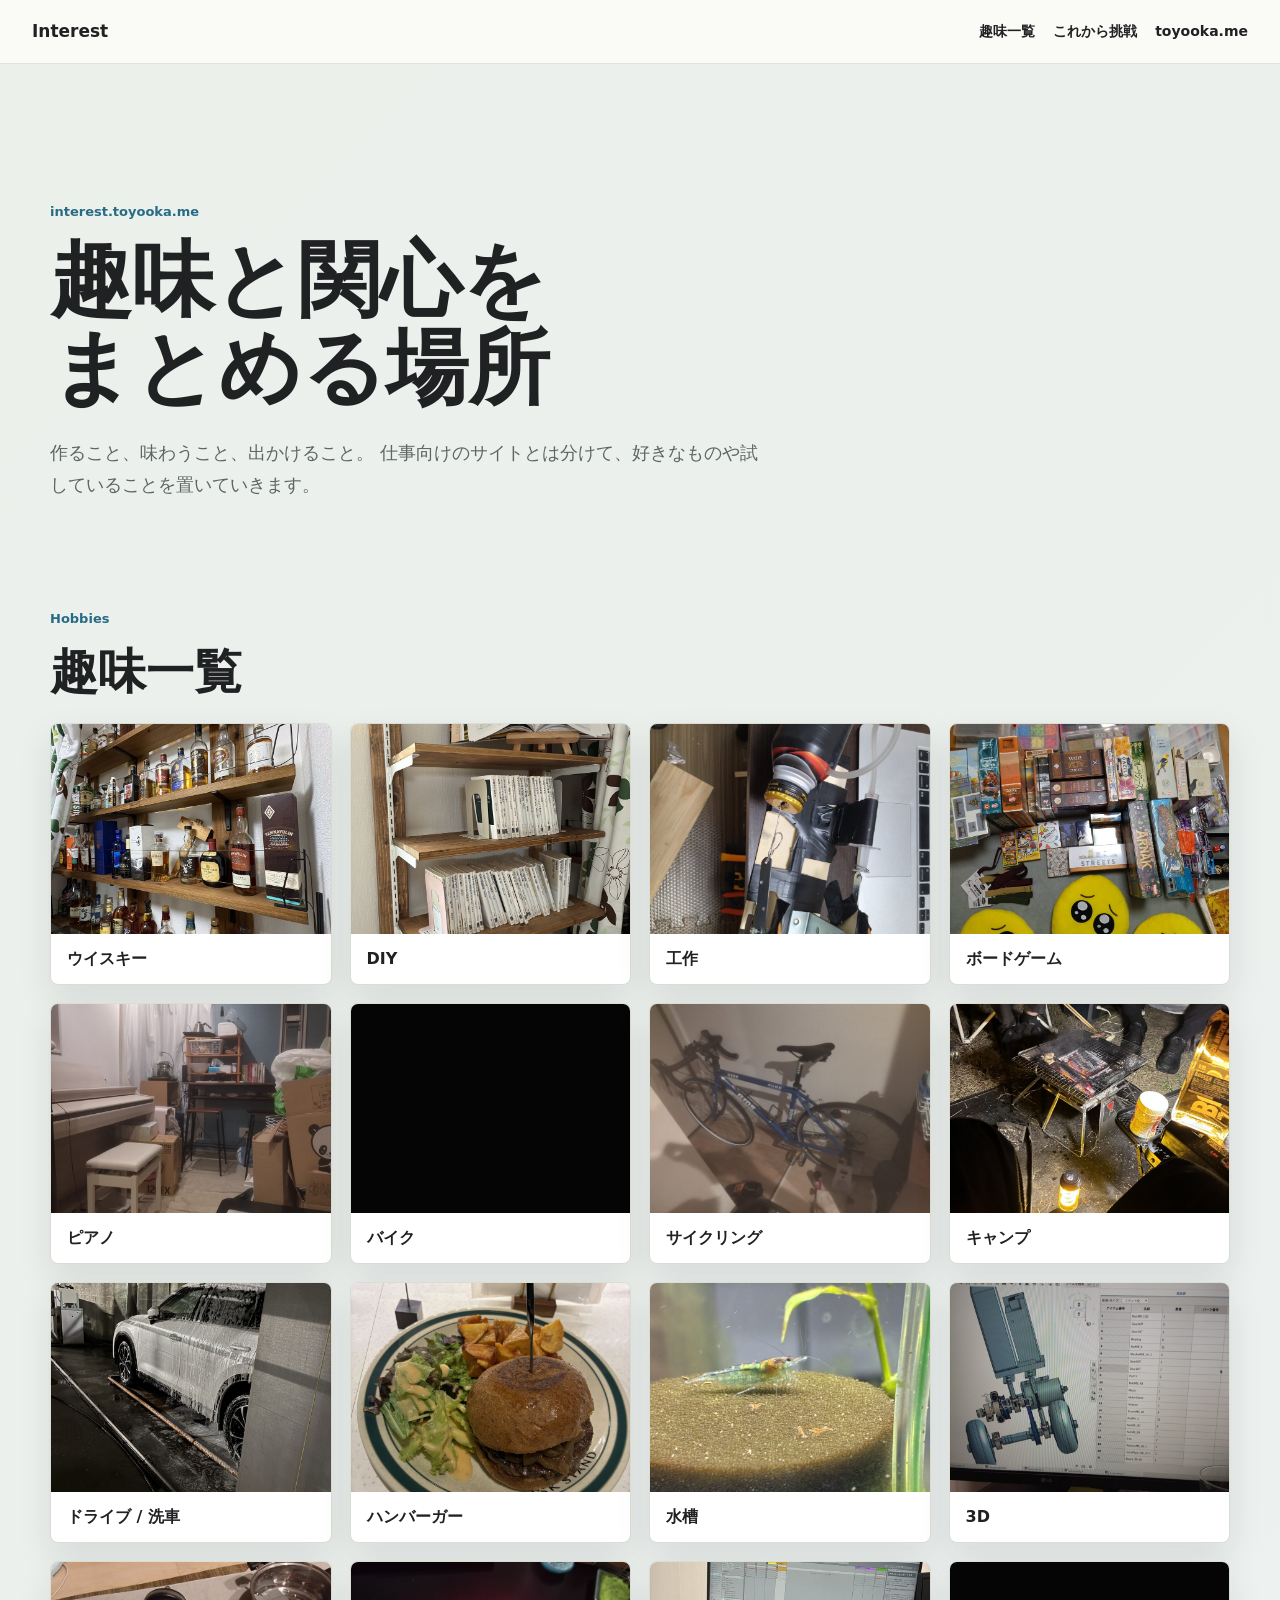
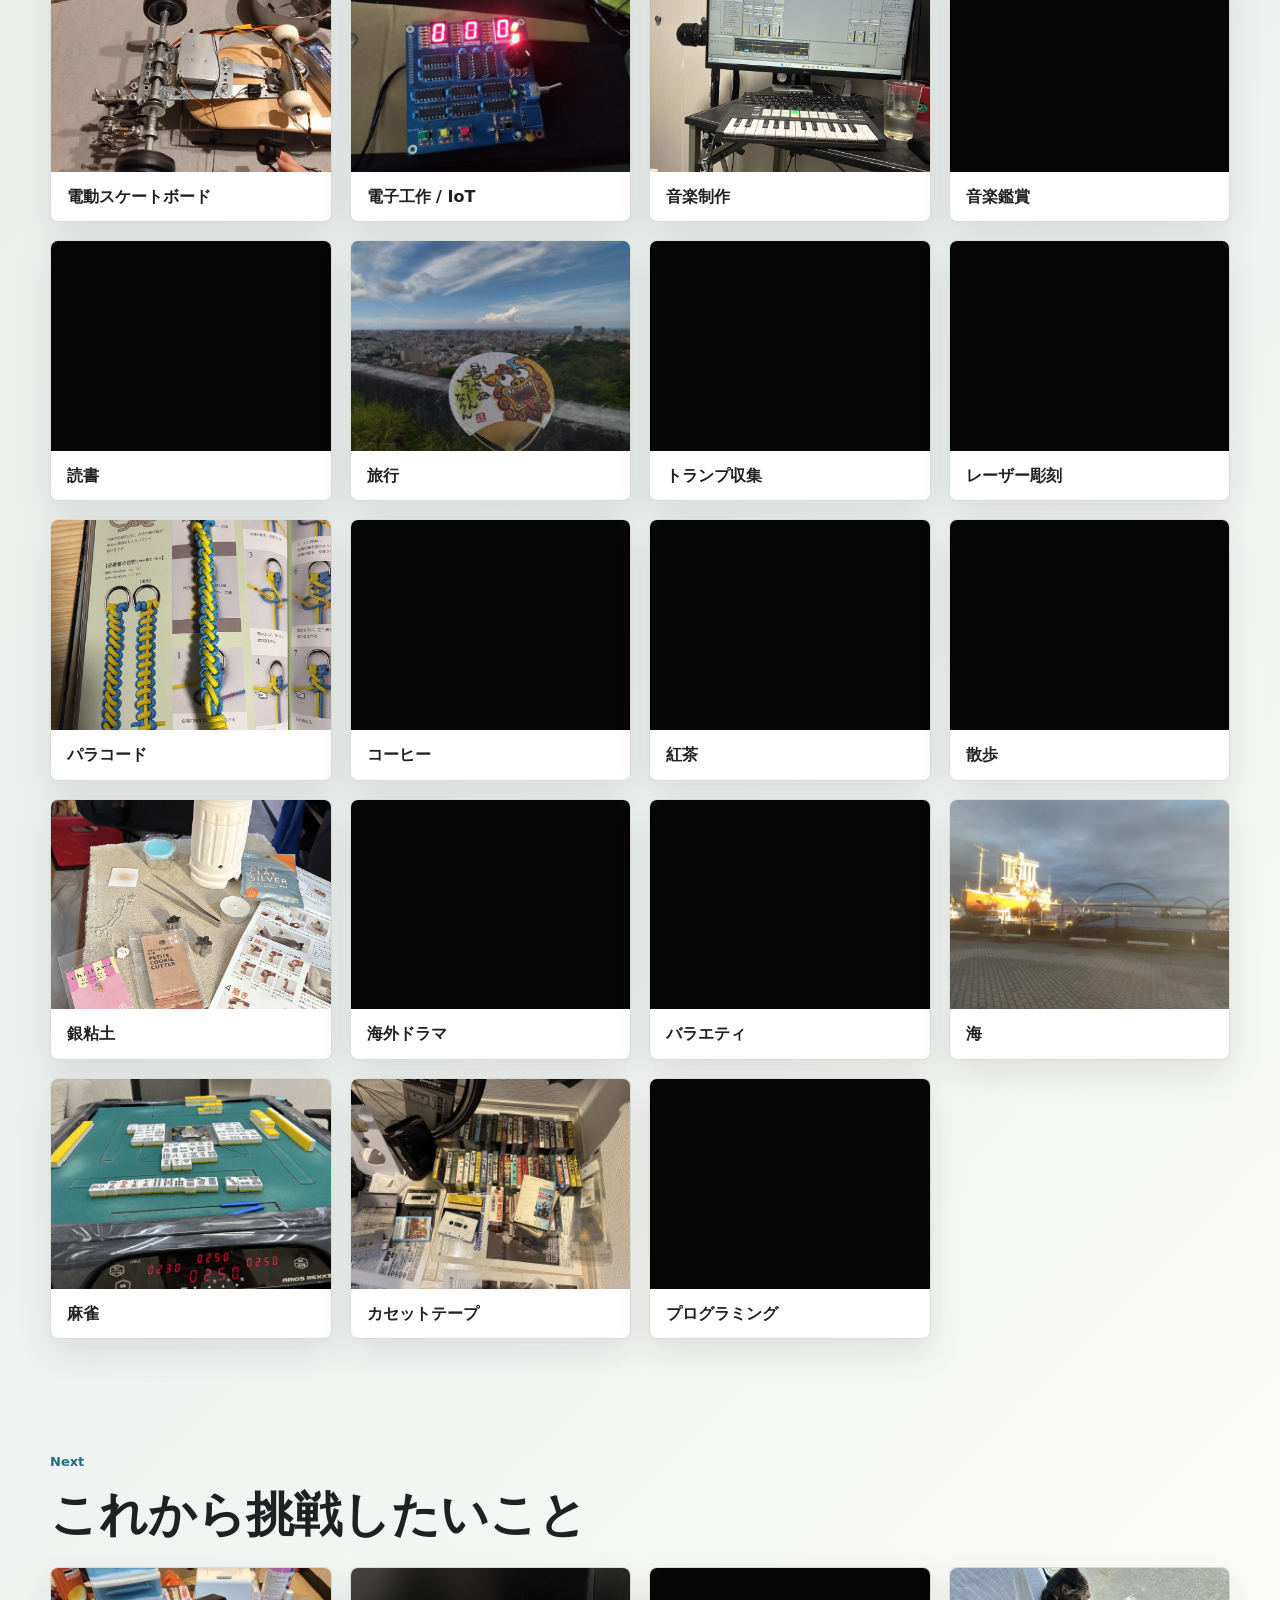
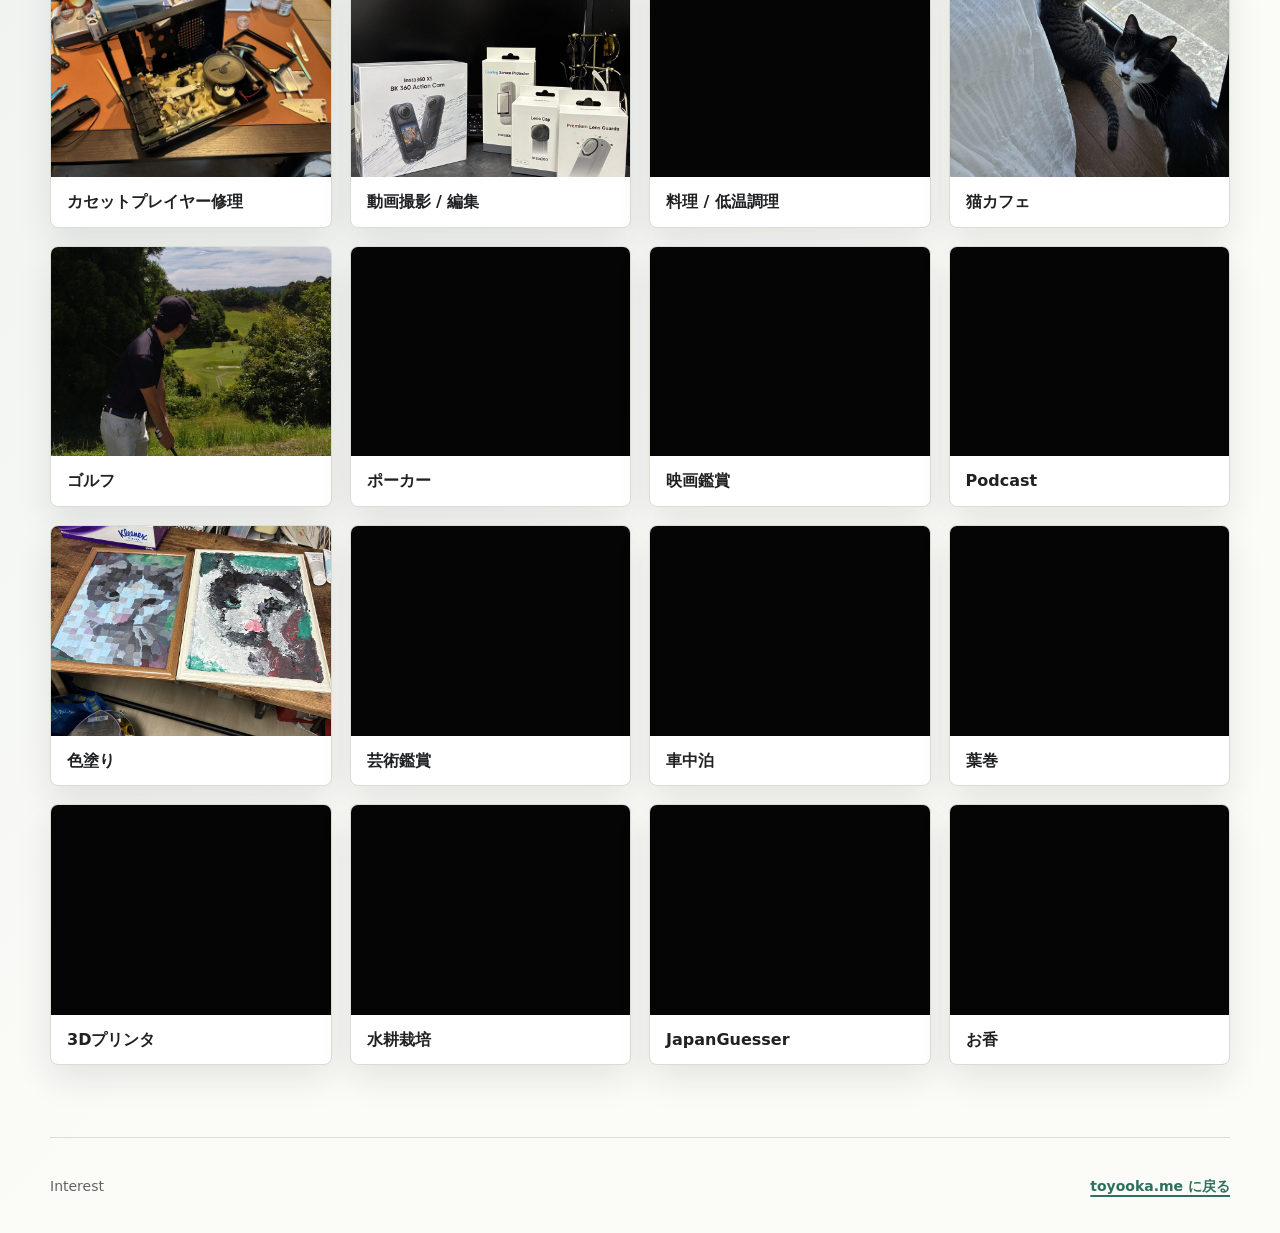
<file: index.html>
<!doctype html>
<html lang="ja">
  <head>
    <meta charset="utf-8">
    <meta name="viewport" content="width=device-width, initial-scale=1">
    <title>趣味と関心 | Yuma Toyooka</title>
    <meta
      name="description"
      content="ウイスキー、DIY、ボードゲーム、ピアノ、バイク、キャンプ、ドライブ、ハンバーガーなど、Yuma Toyookaの趣味と関心をまとめるサイトです。"
    >
    <link rel="canonical" href="https://interest.toyooka.me/">
    <link rel="stylesheet" href="/styles.css">
  </head>
  <body>
    <header class="site-header">
      <a class="brand" href="/">Interest</a>
      <nav class="nav" aria-label="主要ナビゲーション">
        <a href="#hobbies">趣味一覧</a>
        <a href="#challenges">これから挑戦</a>
        <a href="https://toyooka.me/">toyooka.me</a>
      </nav>
    </header>

    <main>
      <section class="hero" aria-label="サイト概要">
        <p class="eyebrow">interest.toyooka.me</p>
        <h1>趣味と関心を<br>まとめる場所</h1>
        <p>
          作ること、味わうこと、出かけること。
          仕事向けのサイトとは分けて、好きなものや試していることを置いていきます。
        </p>
      </section>

      <section id="hobbies" class="section">
        <div class="section-heading">
          <p class="eyebrow">Hobbies</p>
          <h2>趣味一覧</h2>
        </div>

        <div class="interest-grid" data-hobbies></div>
      </section>

      <section id="challenges" class="section">
        <div class="section-heading">
          <p class="eyebrow">Next</p>
          <h2>これから挑戦したいこと</h2>
        </div>

        <div class="interest-grid" data-challenges></div>
      </section>
    </main>

    <footer class="site-footer">
      <span>Interest</span>
      <a href="https://toyooka.me/">toyooka.me に戻る</a>
    </footer>

    <script src="/data.js"></script>
    <script src="/app.js"></script>
  </body>
</html>
</file>
<file: styles.css>
:root {
  color-scheme: light;
  --ink: #202123;
  --muted: #5f6662;
  --paper: #fbfbf7;
  --line: #d9ddd4;
  --soft: #eef3ef;
  --green: #2f6f5f;
  --blue: #276b85;
  --white: #ffffff;
  --shadow: 0 14px 34px rgba(32, 33, 35, 0.1);
}

* {
  box-sizing: border-box;
}

html {
  scroll-behavior: smooth;
  scroll-padding-top: 84px;
}

body {
  margin: 0;
  color: var(--ink);
  background:
    linear-gradient(135deg, rgba(47, 111, 95, 0.08), rgba(39, 107, 133, 0.07) 48%, rgba(255, 255, 255, 0) 78%),
    var(--paper);
  font-family:
    "Hiragino Kaku Gothic ProN",
    "Yu Gothic",
    "Noto Sans JP",
    system-ui,
    sans-serif;
  line-height: 1.75;
}

img {
  display: block;
  max-width: 100%;
}

a {
  color: var(--green);
  font-weight: 850;
  text-decoration: underline;
  text-decoration-thickness: 1.5px;
  text-underline-offset: 4px;
}

a:focus-visible {
  outline: 3px solid rgba(47, 111, 95, 0.3);
  outline-offset: 4px;
}

.site-header {
  position: sticky;
  top: 0;
  z-index: 10;
  min-height: 64px;
  display: flex;
  align-items: center;
  justify-content: space-between;
  gap: 18px;
  padding: 0 32px;
  border-bottom: 1px solid rgba(217, 221, 212, 0.82);
  background: rgba(251, 251, 247, 0.92);
  backdrop-filter: blur(14px);
}

.brand {
  color: var(--ink);
  font-size: 17px;
  font-weight: 900;
  text-decoration: none;
}

.nav {
  display: flex;
  flex-wrap: wrap;
  gap: 8px 18px;
  justify-content: flex-end;
}

.nav a {
  color: var(--ink);
  font-size: 14px;
  text-decoration: none;
}

.nav a:hover {
  color: var(--green);
}

.hero {
  width: min(1180px, calc(100% - 64px));
  min-height: 56vh;
  margin: 0 auto;
  display: grid;
  align-content: end;
  padding: 96px 0 68px;
}

.eyebrow {
  margin: 0 0 12px;
  color: var(--blue);
  font-size: 13px;
  font-weight: 900;
  letter-spacing: 0;
}

h1,
h2,
h3,
p {
  margin: 0;
}

h1 {
  max-width: 880px;
  font-size: clamp(42px, 7vw, 82px);
  line-height: 1.08;
  letter-spacing: 0;
}

.hero p:not(.eyebrow) {
  max-width: 720px;
  margin-top: 24px;
  color: var(--muted);
  font-size: 18px;
}

.section {
  width: min(1180px, calc(100% - 64px));
  margin: 0 auto;
  padding: 40px 0 72px;
}

.section-heading {
  margin-bottom: 24px;
}

h2 {
  font-size: clamp(30px, 4vw, 48px);
  line-height: 1.18;
  letter-spacing: 0;
}

.interest-grid {
  display: grid;
  grid-template-columns: repeat(4, minmax(0, 1fr));
  gap: 18px;
}

.interest-card {
  position: relative;
  min-width: 0;
  width: 100%;
  overflow: hidden;
  display: block;
  border: 1px solid var(--line);
  border-radius: 8px;
  background: var(--white);
  box-shadow: var(--shadow);
  color: inherit;
  font: inherit;
  text-align: left;
  text-decoration: none;
  cursor: pointer;
  transition: transform 160ms ease, box-shadow 160ms ease;
}

.tile-card {
  cursor: zoom-in;
}

.interest-card:hover,
.interest-card:focus-visible {
  transform: translateY(-2px);
  box-shadow: 0 18px 40px rgba(32, 33, 35, 0.16);
}

.interest-card:focus-visible {
  outline: 3px solid rgba(47, 111, 95, 0.3);
  outline-offset: 2px;
}

.interest-card img {
  width: 100%;
  aspect-ratio: 4 / 3;
  object-fit: cover;
  background: var(--soft);
}

.interest-card-count {
  position: absolute;
  top: 10px;
  right: 10px;
  padding: 3px 9px;
  border-radius: 999px;
  color: var(--white);
  background: rgba(32, 33, 35, 0.68);
  font-size: 12px;
  font-weight: 800;
}

.interest-card-body {
  padding: 14px 16px;
}

.interest-card h3 {
  font-size: 16px;
  line-height: 1.35;
  letter-spacing: 0;
}

.tile-caption {
  color: var(--muted);
  font-size: 13px;
  line-height: 1.6;
}

.page-hero {
  width: min(1180px, calc(100% - 64px));
  margin: 0 auto;
  padding: 40px 0 16px;
}

.breadcrumb {
  display: flex;
  flex-wrap: wrap;
  gap: 8px;
  align-items: center;
  color: var(--muted);
  font-size: 13px;
  font-weight: 850;
}

.breadcrumb a {
  color: var(--green);
  font-weight: 850;
}

.breadcrumb a::after {
  content: "/";
  margin-left: 8px;
  color: var(--muted);
  text-decoration: none;
  display: inline-block;
}

.breadcrumb span {
  color: var(--ink);
}

.page-hero h1 {
  margin-top: 12px;
  font-size: clamp(32px, 5vw, 48px);
}

.image-lightbox {
  position: fixed;
  inset: 0;
  z-index: 200;
  display: none;
  align-items: center;
  justify-content: center;
  padding: 32px;
  background: rgba(32, 33, 35, 0.78);
  cursor: zoom-out;
}

.image-lightbox.is-open {
  display: flex;
}

.image-lightbox-panel {
  position: relative;
  width: min(100%, 920px);
  display: grid;
  gap: 14px;
  justify-items: center;
  cursor: default;
}

.image-lightbox-title {
  max-width: min(100%, 820px);
  margin: 0;
  color: var(--white);
  font-size: 20px;
  text-align: center;
}

.image-lightbox-image {
  max-width: min(100%, 920px);
  max-height: 62vh;
  display: block;
  object-fit: contain;
  border-radius: 8px;
  background: #101211;
  box-shadow: 0 28px 80px rgba(0, 0, 0, 0.32);
}

.image-lightbox-caption {
  max-width: min(100%, 820px);
  margin: 0;
  color: rgba(255, 255, 255, 0.82);
  font-size: 14px;
  line-height: 1.6;
  text-align: center;
}

.image-lightbox-close {
  position: absolute;
  top: -44px;
  right: 0;
  width: 36px;
  height: 36px;
  border: 0;
  border-radius: 999px;
  color: var(--ink);
  background: var(--white);
  font-size: 20px;
  line-height: 1;
  cursor: pointer;
}

body.lightbox-open {
  overflow: hidden;
}

.site-footer {
  width: min(1180px, calc(100% - 64px));
  min-height: 96px;
  margin: 0 auto;
  display: flex;
  align-items: center;
  justify-content: space-between;
  gap: 18px;
  border-top: 1px solid var(--line);
  color: var(--muted);
  font-size: 14px;
}

@media (max-width: 980px) {
  .interest-grid {
    grid-template-columns: repeat(3, minmax(0, 1fr));
  }
}

@media (max-width: 760px) {
  html {
    scroll-padding-top: 0;
  }

  .site-header {
    position: static;
    display: block;
    padding: 16px 18px;
  }

  .nav {
    margin-top: 10px;
    justify-content: flex-start;
  }

  .hero,
  .section,
  .site-footer {
    width: min(100% - 36px, 1180px);
  }

  .hero {
    min-height: auto;
    padding: 64px 0 48px;
  }

  .interest-grid {
    grid-template-columns: repeat(2, minmax(0, 1fr));
    gap: 14px;
  }

  .interest-card-body {
    padding: 12px;
  }

  .interest-card h3 {
    font-size: 15px;
  }
}

@media (max-width: 460px) {
  .interest-grid {
    grid-template-columns: 1fr;
  }

  .site-footer {
    display: block;
    padding: 24px 0;
  }

  .site-footer a {
    margin-top: 8px;
    display: inline-flex;
  }
}
</file>
